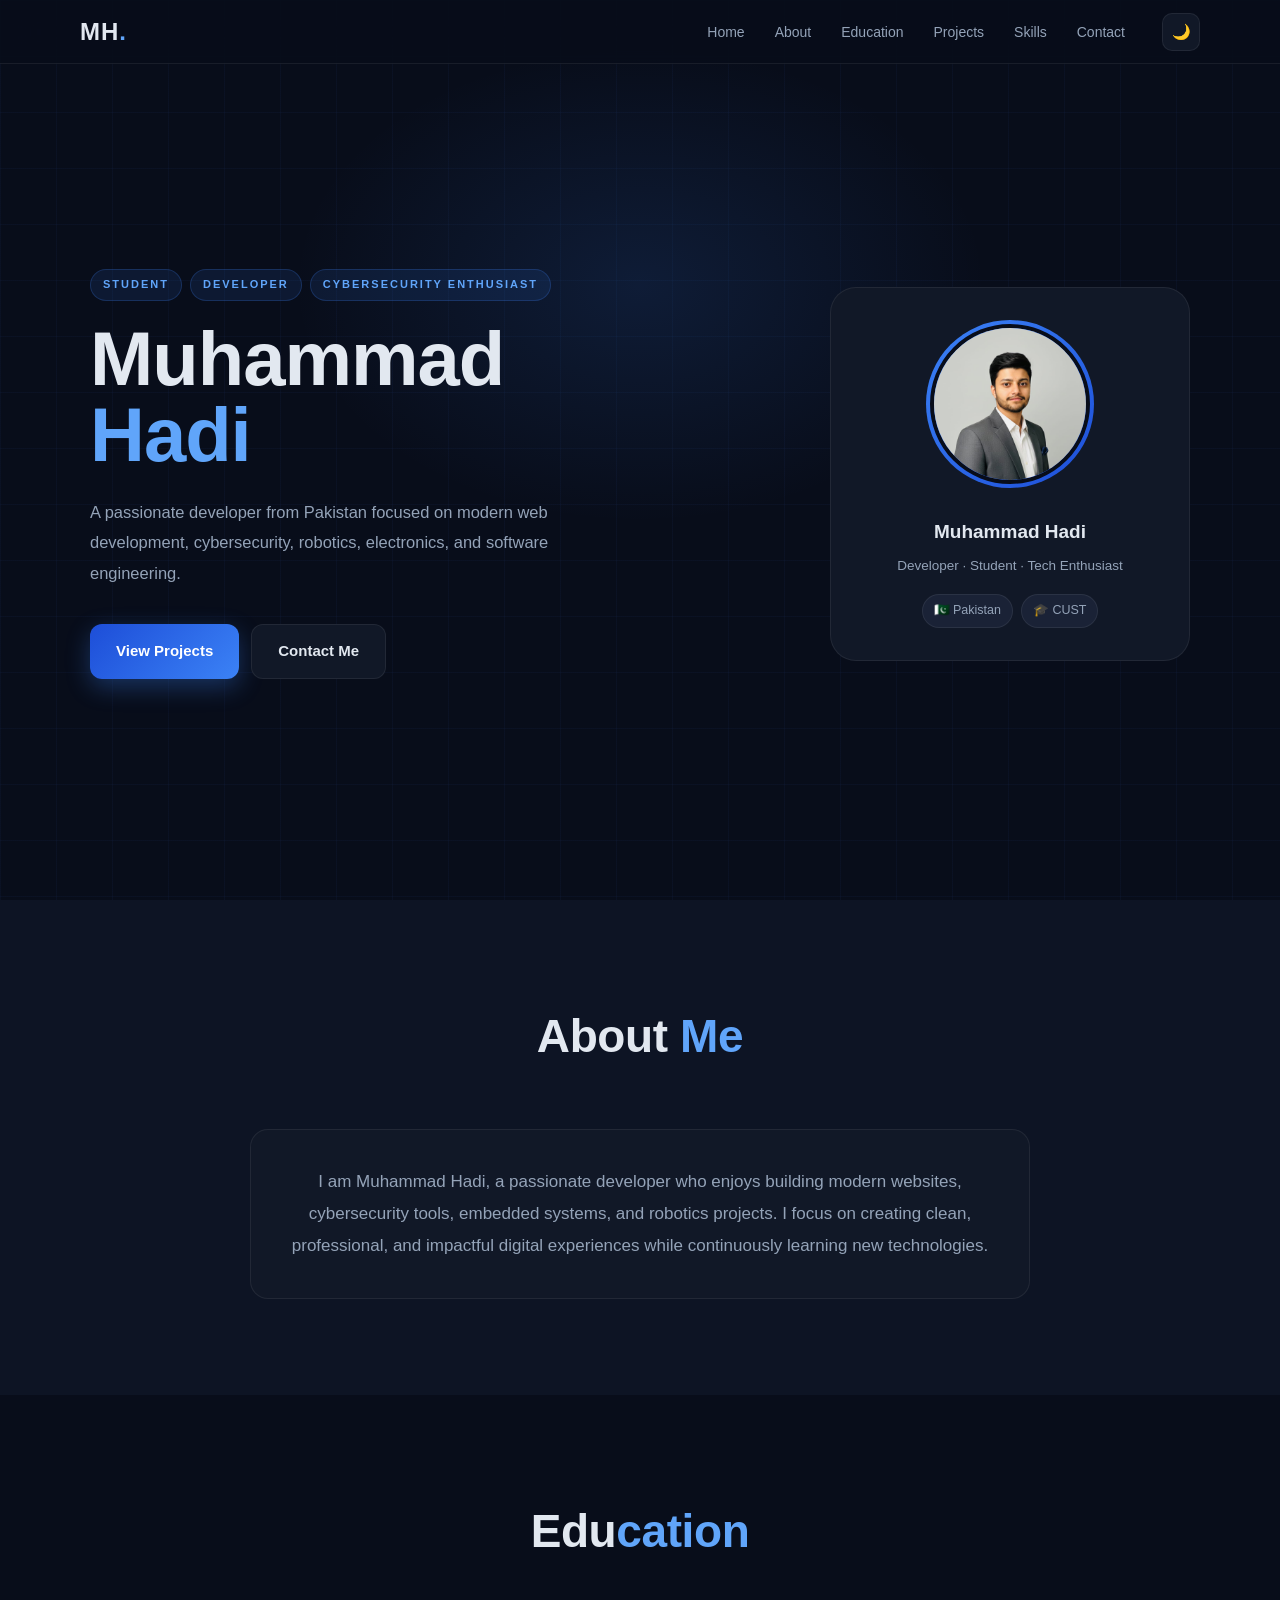
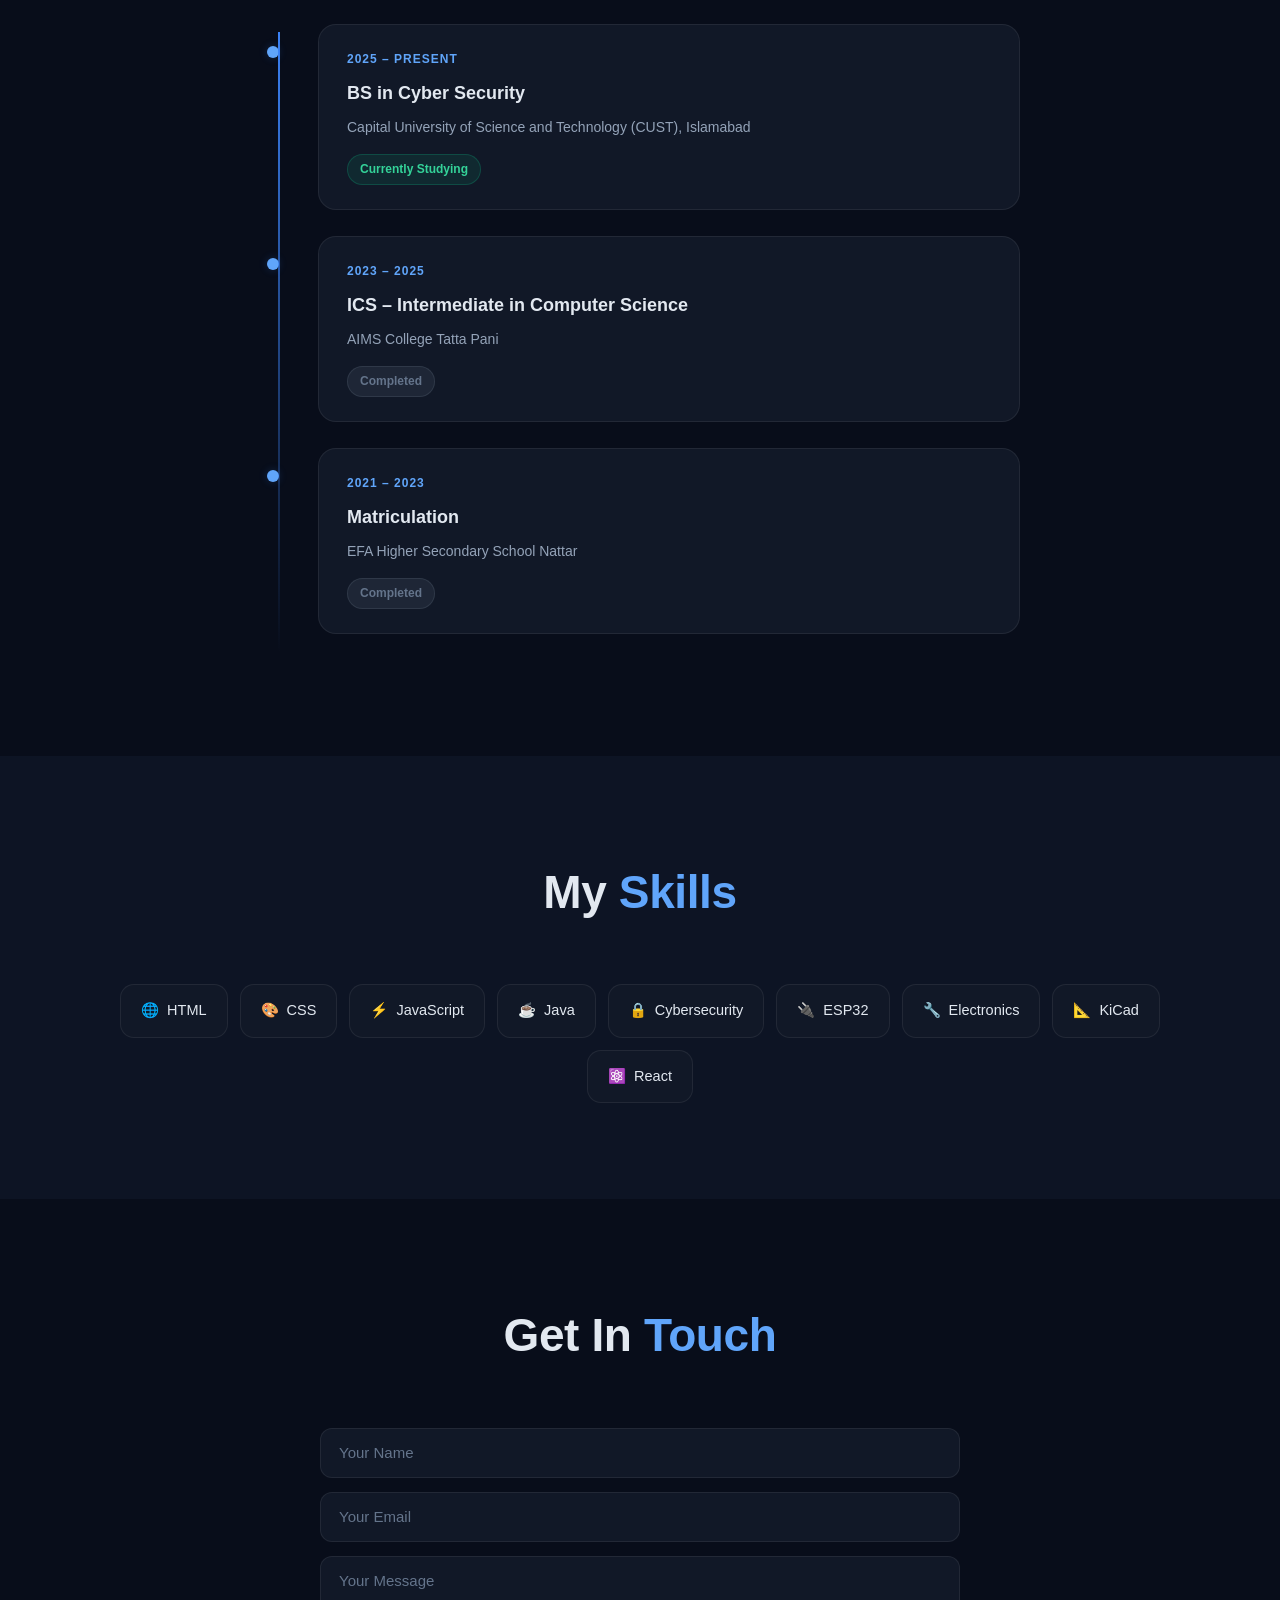
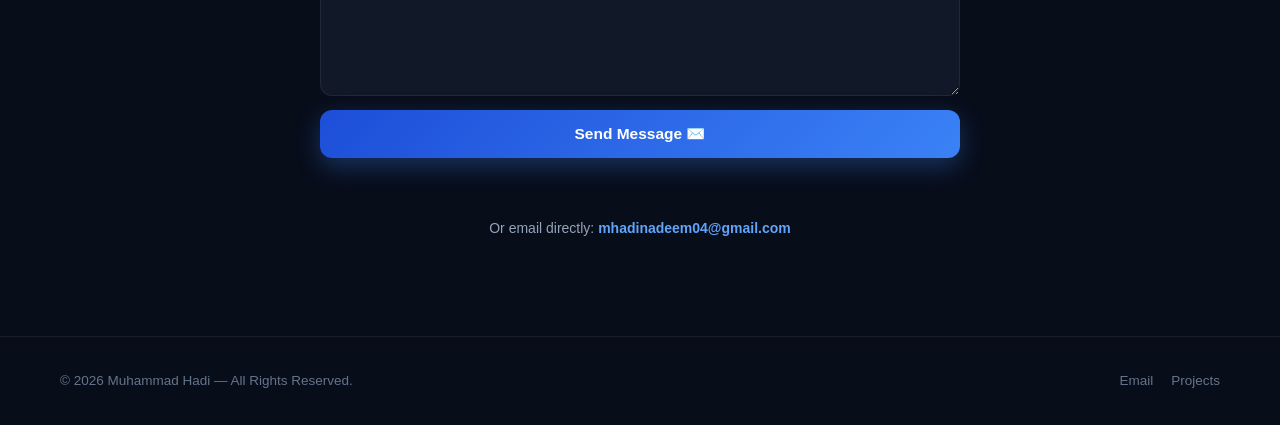
<file: index.html>
<!DOCTYPE html>
<html lang="en">
<head>
  <meta charset="UTF-8" />
  <meta name="viewport" content="width=device-width, initial-scale=1.0" />
  <title>Muhammad Hadi | Developer & Cybersecurity Enthusiast</title>
  <meta name="description" content="Muhammad Hadi is a developer, student, and tech enthusiast from Pakistan specialising in cybersecurity, software development, robotics, and electronics." />
  <link rel="icon" type="image/x-icon" href="assests/icon.ico" />
  <link rel="preconnect" href="https://fonts.googleapis.com">
  <link rel="preconnect" href="https://fonts.gstatic.com" crossorigin>

  <link rel="stylesheet" href="style.css">
</head>
<body>


  <nav class="navbar" id="navbar">
    <div class="nav-container">
      <div class="logo">MH<span class="logo-dot">.</span></div>

      <ul class="nav-links" id="navLinks">
        <li><a href="index.html">Home</a></li>
        <li><a href="#about">About</a></li>
        <li><a href="#education">Education</a></li>
        <li><a href="projects.html">Projects</a></li>
        <li><a href="#skills">Skills</a></li>
        <li><a href="#contact">Contact</a></li>
      </ul>

      <button id="themeToggle" class="theme-toggle" aria-label="Toggle theme">🌙</button>
      <button class="hamburger" id="hamburger" aria-label="Open navigation menu" aria-expanded="false" aria-controls="navLinks">
        <span></span><span></span><span></span>
      </button>
    </div>
  </nav>


  <section class="hero">
    <div class="hero-bg-grid"></div>
    <div class="hero-content">

      <div class="hero-text">
        <div class="subtitle">
          <span>Student</span>
          <span>Developer</span>
          <span>Cybersecurity Enthusiast</span>
        </div>
        <h1>Muhammad<br><span class="accent">Hadi</span></h1>
        <p>A passionate developer from Pakistan focused on modern web development, cybersecurity, robotics, electronics, and software engineering.</p>
        <div class="buttons">
          <a href="projects.html" class="btn primary">View Projects</a>
          <a href="#contact" class="btn secondary">Contact Me</a>
        </div>
      </div>

      <div class="profile-card">
        <div class="profile-img-wrap">
          <img src="assests/profile.jpg" alt="Muhammad Hadi">
        </div>
        <h2>Muhammad Hadi</h2>
        <p class="profile-tagline">Developer · Student · Tech Enthusiast</p>
        <div class="profile-badges">
          <span>🇵🇰 Pakistan</span>
          <span>🎓 CUST</span>
        </div>
      </div>

    </div>
  </section>


  <section id="about" class="about">
    <div class="container">
      <h2 class="section-title">About <span class="accent">Me</span></h2>
      <div class="about-box">
        <p>I am Muhammad Hadi, a passionate developer who enjoys building modern websites, cybersecurity tools, embedded systems, and robotics projects. I focus on creating clean, professional, and impactful digital experiences while continuously learning new technologies.</p>
      </div>
    </div>
  </section>


  <section id="education" class="section-alt">
    <div class="container">
      <h2 class="section-title">Edu<span class="accent">cation</span></h2>
      <div class="timeline">

        <div class="timeline-item">
          <div class="timeline-dot"></div>
          <div class="card">
            <div class="card-year">2025 – Present</div>
            <p class="card-degree">BS in Cyber Security</p>
            <p class="card-info">Capital University of Science and Technology (CUST), Islamabad</p>
            <span class="badge badge-active">Currently Studying</span>
          </div>
        </div>

        <div class="timeline-item">
          <div class="timeline-dot"></div>
          <div class="card">
            <div class="card-year">2023 – 2025</div>
            <p class="card-degree">ICS – Intermediate in Computer Science</p>
            <p class="card-info">AIMS College Tatta Pani</p>
            <span class="badge badge-done">Completed</span>
          </div>
        </div>

        <div class="timeline-item">
          <div class="timeline-dot"></div>
          <div class="card">
            <div class="card-year">2021 – 2023</div>
            <p class="card-degree">Matriculation</p>
            <p class="card-info">EFA Higher Secondary School Nattar</p>
            <span class="badge badge-done">Completed</span>
          </div>
        </div>

      </div>
    </div>
  </section>


  <section id="skills" class="about">
    <div class="container">
      <h2 class="section-title">My <span class="accent">Skills</span></h2>
      <div class="skills-grid">
        <div class="skill"><span>🌐</span> HTML</div>
        <div class="skill"><span>🎨</span> CSS</div>
        <div class="skill"><span>⚡</span> JavaScript</div>
        <div class="skill"><span>☕</span> Java</div>
        <div class="skill"><span>🔒</span> Cybersecurity</div>
        <div class="skill"><span>🔌</span> ESP32</div>
        <div class="skill"><span>🔧</span> Electronics</div>
        <div class="skill"><span>📐</span> KiCad</div>
        <div class="skill"><span>⚛️</span> React</div>
      </div>
    </div>
  </section>


  <section id="contact" class="section-alt">
    <div class="container">
      <h2 class="section-title">Get In <span class="accent">Touch</span></h2>

     
      <form class="contact-form" id="contactForm"
            action="https://api.web3forms.com/submit"
            method="POST">

        <input type="hidden" name="access_key" value="e74b7075-1fa4-41b1-97ef-8f4cf16b2e5a">
        <input type="hidden" name="subject"    value="New Portfolio Message">
        <input type="hidden" name="redirect"   value="false">
        <input type="checkbox" name="botcheck" style="display:none">

        <input type="text"  name="name"    id="name"    placeholder="Your Name"    required autocomplete="name">
        <input type="email" name="email"   id="email"   placeholder="Your Email"   required autocomplete="email">
        <textarea           name="message" id="message" placeholder="Your Message" required></textarea>

        <button type="submit" class="btn primary" id="submitBtn">Send Message ✉️</button>
      </form>

      <div id="status" role="status" aria-live="polite"></div>

      <p class="contact-direct">
        Or email directly: <a href="mailto:mhadinadeem04@gmail.com">mhadinadeem04@gmail.com</a>
      </p>
    </div>
  </section>

  <footer>
    <div class="footer-inner">
      <span>© 2026 Muhammad Hadi — All Rights Reserved.</span>
      <div class="footer-links">
        <a href="mailto:mhadinadee04@gmail.com">Email</a>
        <a href="projects.html">Projects</a>
      </div>
    </div>
  </footer>

  <script>
  
    const themeBtn  = document.getElementById('themeToggle');
    const applyTheme = () => {
      const light = localStorage.getItem('theme') === 'light';
      document.body.classList.toggle('light-mode', light);
      themeBtn.textContent = light ? '☀️' : '🌙';
    };
    applyTheme();
    themeBtn.addEventListener('click', () => {
      localStorage.setItem('theme', document.body.classList.contains('light-mode') ? 'dark' : 'light');
      applyTheme();
    });

 
    const ham      = document.getElementById('hamburger');
    const navLinks = document.getElementById('navLinks');
    ham.addEventListener('click', () => {
      const open = navLinks.classList.toggle('open');
      ham.classList.toggle('active', open);
      ham.setAttribute('aria-expanded', open);
    });
    navLinks.querySelectorAll('a').forEach(a => a.addEventListener('click', () => {
      navLinks.classList.remove('open');
      ham.classList.remove('active');
      ham.setAttribute('aria-expanded', 'false');
    }));


    window.addEventListener('scroll', () => {
      document.getElementById('navbar').classList.toggle('scrolled', scrollY > 40);
    }, { passive: true });


    const form     = document.getElementById('contactForm');
    const statusEl = document.getElementById('status');
    const submitBtn= document.getElementById('submitBtn');

    form.addEventListener('submit', async (e) => {
      e.preventDefault();
      submitBtn.disabled   = true;
      submitBtn.textContent = 'Sending…';
      statusEl.className   = '';
      statusEl.textContent = '';

      try {
        const res  = await fetch('https://api.web3forms.com/submit', {
          method: 'POST',
          body:   new FormData(form)
        });
        const data = await res.json();

        if (data.success) {
          statusEl.textContent = '✅ Message sent! I\'ll get back to you soon.';
          statusEl.className   = 'status-ok';
          form.reset();
        } else {
          throw new Error(data.message || 'Unknown error');
        }
      } catch (err) {
        statusEl.textContent = '❌ Sending failed. Please email mhadinadeem04@gmail.com directly.';
        statusEl.className   = 'status-error';
        console.error(err);
      } finally {
        submitBtn.disabled   = false;
        submitBtn.textContent = 'Send Message ✉️';
      }
    });

    const observer = new IntersectionObserver(entries =>
      entries.forEach(e => { if (e.isIntersecting) e.target.classList.add('visible'); }),
      { threshold: 0.1 }
    );
    document.querySelectorAll('.card, .skill, .about-box').forEach(el => observer.observe(el));
  </script>

</body>
</html>
</file>
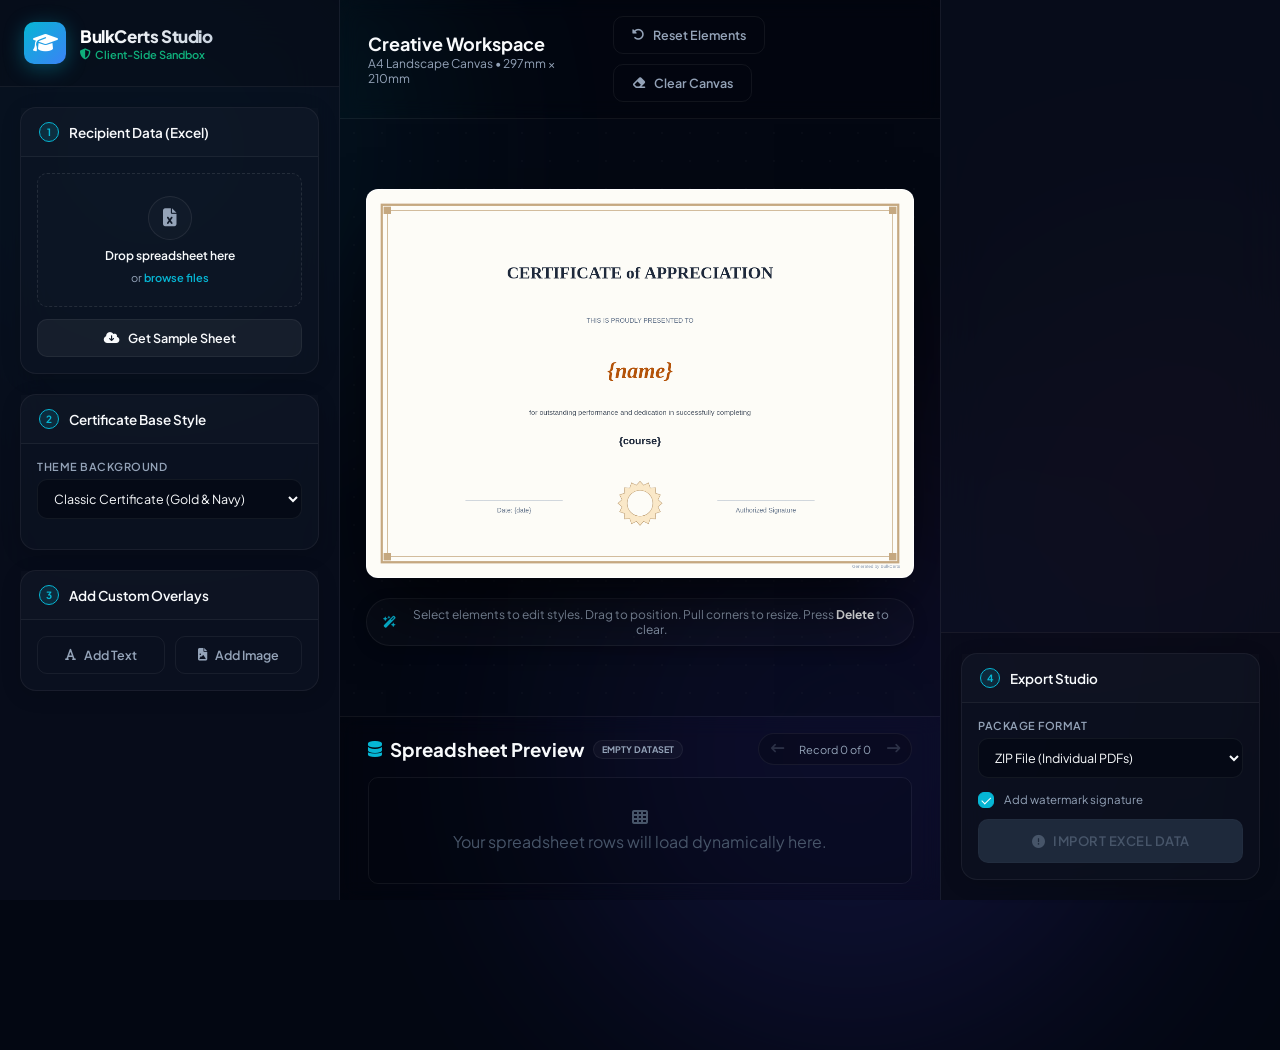
<file: projects/bulkcerts/index.html>
<!DOCTYPE html>
<html lang="en">
<head>
    <meta charset="UTF-8">
    <meta name="viewport" content="width=device-width, initial-scale=1.0">
    <title>BulkCerts Studio — Secure Certificate Designer & Generator</title>
    <!-- Google Fonts -->
    <link rel="preconnect" href="https://fonts.googleapis.com">
    <link rel="preconnect" href="https://fonts.gstatic.com" crossorigin>
    <link href="https://fonts.googleapis.com/css2?family=Plus+Jakarta+Sans:wght@300;400;500;600;700;800&family=Playfair+Display:ital,wght@0,600;0,700;1,600&display=swap" rel="stylesheet">
    <!-- FontAwesome for icons -->
    <link rel="stylesheet" href="https://cdnjs.cloudflare.com/ajax/libs/font-awesome/6.4.0/css/all.min.css">
    <!-- Custom CSS -->
    <link rel="stylesheet" href="index.css">
</head>
<body>
    <div id="boot-error" class="boot-error hidden" role="alert"></div>
    <!-- Glow Background Blobs -->
    <div class="ambient-glow glow-1"></div>
    <div class="ambient-glow glow-2"></div>
    <div class="ambient-glow glow-3"></div>

    <div class="app-studio">
        <!-- COLUMN 1: LEFT TOOLBAR PANEL -->
        <aside class="panel panel-left">
            <div class="brand">
                <div class="brand-logo">
                    <i class="fa-solid fa-graduation-cap"></i>
                </div>
                <div>
                    <h1>BulkCerts Studio</h1>
                    <p class="brand-tagline"><i class="fa-solid fa-shield-halved"></i> Client-Side Sandbox</p>
                </div>
            </div>

            <div class="panel-scroll">
                <!-- STEP 1: EXCEL DATA SOURCE -->
                <section class="studio-card">
                    <div class="studio-card-header">
                        <span class="step-badge">1</span>
                        <h3>Recipient Data (Excel)</h3>
                    </div>
                    <div class="studio-card-body">
                        <div class="upload-zone" id="excel-dropzone">
                            <div class="pulsing-circle">
                                <i class="fa-solid fa-file-excel"></i>
                            </div>
                            <p class="upload-title">Drop spreadsheet here</p>
                            <p class="upload-desc">or <span>browse files</span></p>
                            <input type="file" id="excel-file-input" accept=".xlsx" style="display: none;">
                        </div>
                        
                        <div id="excel-status" class="excel-status-banner hidden">
                            <div class="excel-status-meta">
                                <span class="file-name"><i class="fa-solid fa-file-csv"></i> <span id="excel-file-name">file.xlsx</span></span>
                                <span class="row-count"><b id="excel-row-count">0</b> records loaded</span>
                            </div>
                            <button id="remove-excel-btn" class="icon-btn-danger" title="Remove File"><i class="fa-solid fa-trash-can"></i></button>
                        </div>
                        
                        <button id="download-template-btn" class="btn btn-secondary w-full">
                            <i class="fa-solid fa-cloud-arrow-down"></i> Get Sample Sheet
                        </button>
                        
                        <div id="dynamic-fields-section" class="dynamic-fields hidden">
                            <p class="panel-section-title">Drag columns to canvas:</p>
                            <div class="field-tags-container" id="excel-fields-list">
                                <!-- Dynamic tags go here -->
                            </div>
                        </div>
                    </div>
                </section>

                <!-- STEP 2: CERTIFICATE STYLE -->
                <section class="studio-card">
                    <div class="studio-card-header">
                        <span class="step-badge">2</span>
                        <h3>Certificate Base Style</h3>
                    </div>
                    <div class="studio-card-body">
                        <div class="form-group">
                            <label for="template-select" class="form-label">Theme Background</label>
                            <select id="template-select" class="form-select">
                                <option value="classic">Classic Certificate (Gold & Navy)</option>
                                <option value="modern">Modern Achievement (Teal & Slate)</option>
                                <option value="formal">Formal Diploma (Emerald & Gold)</option>
                                <option value="custom">Custom Background Image</option>
                            </select>
                        </div>

                        <div id="custom-bg-container" class="custom-bg-uploader hidden">
                            <label class="form-label mt-3">Upload Background (PNG/JPG)</label>
                            <div class="upload-zone compact" id="bg-dropzone">
                                <i class="fa-solid fa-image"></i>
                                <p class="upload-desc">Upload background image</p>
                                <input type="file" id="bg-file-input" accept="image/png, image/jpeg" style="display: none;">
                            </div>
                        </div>
                    </div>
                </section>

                <!-- STEP 3: ELEMENTS ADDER -->
                <section class="studio-card">
                    <div class="studio-card-header">
                        <span class="step-badge">3</span>
                        <h3>Add Custom Overlays</h3>
                    </div>
                    <div class="studio-card-body element-buttons">
                        <button id="add-text-btn" class="btn btn-outline">
                            <i class="fa-solid fa-font"></i> Add Text
                        </button>
                        <div class="upload-zone-btn">
                            <button id="add-image-trigger" class="btn btn-outline w-full">
                                <i class="fa-solid fa-file-image"></i> Add Image
                            </button>
                            <input type="file" id="image-file-input" accept="image/png, image/jpeg" style="display: none;" multiple>
                        </div>
                    </div>
                </section>
            </div>
        </aside>

        <!-- COLUMN 2: CENTER CANVAS WORKSPACE -->
        <main class="studio-workspace">
            <header class="workspace-header">
                <div class="header-left">
                    <h2>Creative Workspace</h2>
                    <p class="subtitle">A4 Landscape Canvas • 297mm × 210mm</p>
                </div>
                <div class="header-actions">
                    <button id="reset-layout-btn" class="btn btn-outline" title="Restore default positions for placeholders">
                        <i class="fa-solid fa-rotate-left"></i> Reset Elements
                    </button>
                    <button id="clear-custom-btn" class="btn btn-outline btn-outline-danger" title="Clear all custom text and image overlays">
                        <i class="fa-solid fa-eraser"></i> Clear Canvas
                    </button>
                </div>
            </header>

            <div class="canvas-viewport-container">
                <div class="canvas-container">
                    <!-- The Interactive Designer Canvas -->
                    <canvas id="preview-canvas" width="1188" height="840"></canvas>
                </div>
                
                <div class="workspace-tip">
                    <i class="fa-solid fa-wand-magic-sparkles"></i>
                    <span>Select elements to edit styles. Drag to position. Pull corners to resize. Press <b>Delete</b> to clear.</span>
                </div>
            </div>

            <!-- Recipient Data Grid Preview -->
            <section class="data-grid-section">
                <div class="data-grid-header">
                    <div class="data-grid-title">
                        <i class="fa-solid fa-database"></i>
                        <h3>Spreadsheet Preview</h3>
                        <span class="badge" id="data-loaded-badge">Empty Dataset</span>
                    </div>
                    <div class="row-pager" id="row-pager-controls">
                        <button id="prev-row-btn" class="pager-btn" disabled><i class="fa-solid fa-arrow-left-long"></i></button>
                        <span class="pager-text">Record <span id="current-preview-row-num">0</span> of <span id="total-preview-rows-num">0</span></span>
                        <button id="next-row-btn" class="pager-btn" disabled><i class="fa-solid fa-arrow-right-long"></i></button>
                    </div>
                </div>
                <div class="table-outer-wrapper">
                    <div class="table-container" id="preview-table-container">
                        <div class="table-empty-state">
                            <i class="fa-solid fa-table-cells"></i>
                            <p>Your spreadsheet rows will load dynamically here.</p>
                        </div>
                    </div>
                </div>
            </section>
        </main>

        <!-- COLUMN 3: RIGHT PROPERTIES & EXPORT PANEL -->
        <aside class="panel panel-right">
            <div class="panel-scroll flex-grow">
                <!-- STEP 4: ELEMENT PROPERTIES INSPECTOR -->
                <section id="inspector-card" class="inspector-card hidden">
                    <div class="inspector-header">
                        <i class="fa-solid fa-sliders"></i>
                        <h3>Properties Inspector</h3>
                    </div>
                    <div class="inspector-body">
                        <!-- Text Elements Inspector Panel -->
                        <div id="text-inspector" class="inspector-panel hidden">
                            <div class="form-group">
                                <label for="text-val-input" class="form-label">Label Text</label>
                                <textarea id="text-val-input" class="form-input" rows="2"></textarea>
                            </div>
                            
                            <div class="form-row">
                                <div class="form-group col-6">
                                    <label for="font-family-select" class="form-label">Font Family</label>
                                    <select id="font-family-select" class="form-select">
                                        <option value="times">Times Serif</option>
                                        <option value="helvetica">Helvetica Sans</option>
                                        <option value="courier">Courier Mono</option>
                                    </select>
                                </div>
                                <div class="form-group col-6">
                                    <label for="font-size-input" class="form-label">Size (pt)</label>
                                    <input type="number" id="font-size-input" class="form-input" min="6" max="120" value="12">
                                </div>
                            </div>

                            <div class="form-row">
                                <div class="form-group col-6">
                                    <label class="form-label">Styling</label>
                                    <div class="btn-group-toggle">
                                        <button id="toggle-bold" class="btn-toggle-icon" title="Bold"><i class="fa-solid fa-bold"></i></button>
                                        <button id="toggle-italic" class="btn-toggle-icon" title="Italic"><i class="fa-solid fa-italic"></i></button>
                                    </div>
                                </div>
                                <div class="form-group col-6">
                                    <label class="form-label">Align</label>
                                    <div class="btn-group-toggle" id="alignment-group">
                                        <button data-align="left" class="btn-toggle-icon" title="Left"><i class="fa-solid fa-align-left"></i></button>
                                        <button data-align="center" class="btn-toggle-icon" title="Center"><i class="fa-solid fa-align-center"></i></button>
                                        <button data-align="right" class="btn-toggle-icon" title="Right"><i class="fa-solid fa-align-right"></i></button>
                                    </div>
                                </div>
                            </div>

                            <div class="form-group">
                                <label for="text-color-input" class="form-label">Color Swatch</label>
                                <div class="color-picker-wrapper">
                                    <input type="color" id="text-color-input" class="color-picker">
                                    <input type="text" id="text-color-hex" class="form-input hex-input" value="#000000" maxlength="7">
                                </div>
                            </div>
                        </div>

                        <!-- Image Elements Inspector Panel -->
                        <div id="image-inspector" class="inspector-panel hidden">
                            <div class="form-group">
                                <label for="image-scale-slider" class="form-label">Image Scale</label>
                                <div class="slider-wrapper">
                                    <input type="range" id="image-scale-slider" min="10" max="250" value="50" step="1">
                                    <span id="image-scale-val" class="slider-value">50 mm</span>
                                </div>
                            </div>
                        </div>

                        <!-- Delete Button -->
                        <button id="delete-element-btn" class="btn btn-danger w-full mt-3">
                            <i class="fa-solid fa-trash-can"></i> Delete Selection
                        </button>
                    </div>
                </section>
            </div>

            <!-- EXPORT GENERATOR PANEL -->
            <div class="panel-bottom-card">
                <div class="studio-card">
                    <div class="studio-card-header">
                        <span class="step-badge">4</span>
                        <h3>Export Studio</h3>
                    </div>
                    <div class="studio-card-body">
                        <div class="form-group">
                            <label for="export-format-select" class="form-label">Package Format</label>
                            <select id="export-format-select" class="form-select">
                                <option value="zip">ZIP File (Individual PDFs)</option>
                                <option value="pdf">Single Combined PDF</option>
                            </select>
                        </div>

                        <div class="checkbox-group mb-3">
                            <label class="checkbox-container">
                                <input type="checkbox" id="watermark-checkbox" checked>
                                <span class="checkmark"></span>
                                Add watermark signature
                            </label>
                        </div>

                        <button id="generate-btn" class="btn btn-primary w-full btn-lg" disabled>
                            <i class="fa-solid fa-circle-exclamation"></i> Import Excel data
                        </button>

                        <div id="progress-container" class="progress-section hidden">
                            <div class="progress-info">
                                <span id="progress-status">Rendering documents...</span>
                                <span id="progress-percentage">0%</span>
                            </div>
                            <div class="progress-bar-bg">
                                <div id="progress-bar-fill" class="progress-bar-fill" style="width: 0%;"></div>
                            </div>
                            <p id="progress-counter" class="progress-counter">0 / 0 rendered</p>
                        </div>
                    </div>
                </div>
            </div>
        </aside>
    </div>

    <!-- Application Script Files (local vendor libs — works offline and without CDN) -->
    <script src="vendor/xlsx.full.min.js"></script>
    <script src="vendor/jspdf.umd.min.js"></script>
    <script src="vendor/jszip.min.js"></script>
    <script src="templates.js"></script>
    <script src="generator.js"></script>
    <script src="app.js"></script>
</body>
</html>
</file>
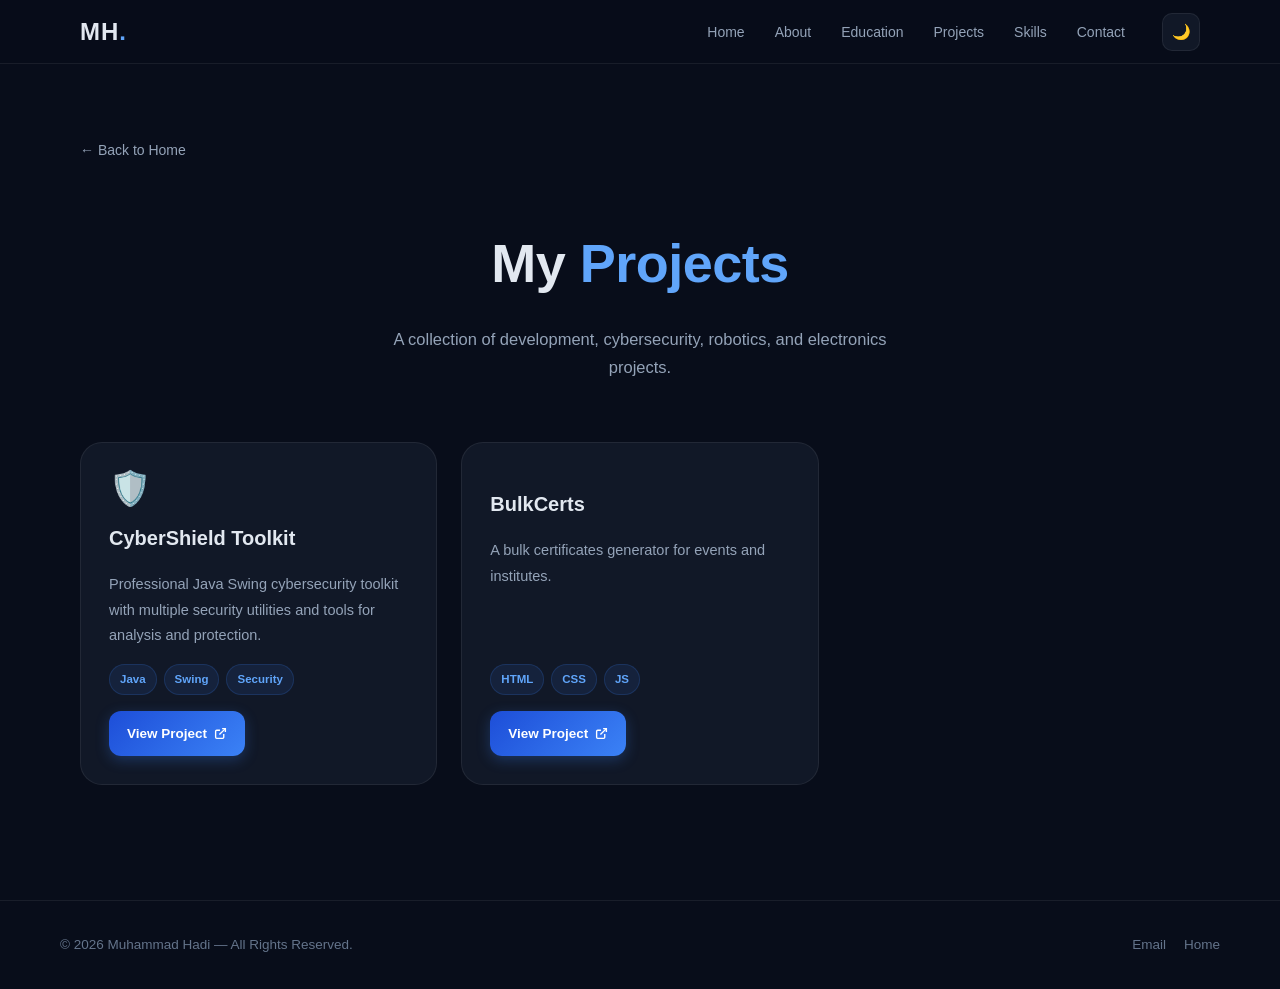
<file: projects.html>
<!DOCTYPE html>
<html lang="en">
<head>
  <meta charset="UTF-8">
  <meta name="viewport" content="width=device-width, initial-scale=1.0">
  <title>Muhammad Hadi | Projects</title>
  <meta name="description" content="Projects by Muhammad Hadi — cybersecurity, robotics, electronics, and web development.">
  <link rel="icon" type="image/x-icon" href="assests/icon.ico">
  <link rel="preconnect" href="https://fonts.googleapis.com">
  <link rel="preconnect" href="https://fonts.gstatic.com" crossorigin>
  
  <link rel="stylesheet" href="style.css">
  <style>
    /* ── Projects page extras ── */
    .projects-page {
      padding: calc(var(--nav-h) + 64px) 20px 88px;
      min-height: 100svh;
      background: var(--bg);
    }
    .back-link {
      display: inline-flex; align-items: center; gap: 7px;
      color: var(--text-muted); text-decoration: none;
      font-size: 14px; font-weight: 500; margin-bottom: 44px;
      transition: color var(--ease);
      min-height: 44px; /* tap target */
      -webkit-tap-highlight-color: transparent;
    }
    .back-link:hover { color: var(--accent-2); }

    .page-header { text-align: center; margin-bottom: 60px; }
    .page-header h1 {
      font-family: var(--font-head);
      font-size: clamp(32px, 6vw, 54px);
      font-weight: 800; letter-spacing: -.5px; margin-bottom: 14px;
    }
    .page-header p { color: var(--text-muted); font-size: 16.5px; max-width: 560px; margin: 0 auto; }

    .projects-grid {
      display: grid;
      grid-template-columns: repeat(auto-fill, minmax(290px, 1fr));
      gap: 24px;
    }

    .project-card {
      background: var(--surface); border: 1px solid var(--border);
      border-radius: 22px; padding: 28px;
      display: flex; flex-direction: column; gap: 16px;
      transition: transform .32s ease, border-color .32s ease, box-shadow .32s ease, background var(--ease);
      opacity: 0; transform: translateY(18px);
    }
    body.light-mode .project-card { box-shadow: 0 2px 14px rgba(37,99,235,0.06); }
    .project-card.visible { opacity: 1; transform: none; }
    .project-card:hover {
      transform: translateY(-7px);
      border-color: var(--border-hover);
      box-shadow: 0 14px 36px var(--accent-glow);
    }

    .project-icon { font-size: 34px; line-height: 1; }
    .project-card h2 {
      font-family: var(--font-head); font-size: 20px; font-weight: 700;
      color: var(--text); margin: 0;
    }
    .project-card p  { color: var(--text-muted); font-size: 14.5px; line-height: 1.75; flex-grow: 1; }

    .project-tech { display: flex; flex-wrap: wrap; gap: 7px; }
    .project-tech span {
      font-size: 11.5px; font-weight: 600; padding: 4px 10px; border-radius: 20px;
      background: rgba(59,130,246,0.1); color: var(--accent-2);
      border: 1px solid rgba(59,130,246,0.18);
    }
    body.light-mode .project-tech span {
      background: rgba(37,99,235,0.09); border-color: rgba(37,99,235,0.2);
    }

    .project-btn {
      display: inline-flex; align-items: center; gap: 7px;
      text-decoration: none;
      background: linear-gradient(135deg, #1d4ed8, #3b82f6);
      color: #fff; padding: 11px 18px; border-radius: var(--radius-sm);
      font-weight: 600; font-size: 13.5px; font-family: var(--font-body);
      box-shadow: 0 4px 14px rgba(59,130,246,0.28); align-self: flex-start;
      transition: transform .22s ease, box-shadow .22s ease;
      /* mobile tap target */
      min-height: 44px;
      -webkit-tap-highlight-color: transparent;
    }
    body.light-mode .project-btn {
      background: linear-gradient(135deg, #1e40af, #2563eb);
      box-shadow: 0 4px 14px rgba(37,99,235,0.22);
    }
    .project-btn:hover { transform: translateY(-2px); box-shadow: 0 8px 22px rgba(59,130,246,0.42); }
    .project-btn svg   { width: 13px; height: 13px; flex-shrink: 0; }

    @media (max-width: 480px) {
      .projects-grid { grid-template-columns: 1fr; }
      .page-header h1 { font-size: 30px; }
    }
  </style>
</head>
<body>

  <nav class="navbar" id="navbar">
    <div class="nav-container">
      <div class="logo">MH<span class="logo-dot">.</span></div>

      <ul class="nav-links" id="navLinks">
        <li><a href="index.html">Home</a></li>
        <li><a href="#about">About</a></li>
        <li><a href="#education">Education</a></li>
        <li><a href="projects.html">Projects</a></li>
        <li><a href="#skills">Skills</a></li>
        <li><a href="#contact">Contact</a></li>
      </ul>

      <button id="themeToggle" class="theme-toggle" aria-label="Toggle theme">🌙</button>
      <button class="hamburger" id="hamburger" aria-label="Open navigation menu" aria-expanded="false" aria-controls="navLinks">
        <span></span><span></span><span></span>
      </button>
    </div>
  </nav>

  <section class="projects-page">
    <div class="container">

      <a href="index.html" class="back-link">← Back to Home</a>

      <div class="page-header">
        <h1>My <span class="accent">Projects</span></h1>
        <p>A collection of development, cybersecurity, robotics, and electronics projects.</p>
      </div>

      <div class="projects-grid">

        <div class="project-card">
          <div class="project-icon">🛡️</div>
          <h2>CyberShield Toolkit</h2>
          <p>Professional Java Swing cybersecurity toolkit with multiple security utilities and tools for analysis and protection.</p>
          <div class="project-tech">
            <span>Java</span><span>Swing</span><span>Security</span>
          </div>
          <a href="#" class="project-btn">
            View Project
            <svg viewBox="0 0 24 24" fill="none" stroke="currentColor" stroke-width="2.5">
              <path d="M18 13v6a2 2 0 01-2 2H5a2 2 0 01-2-2V8a2 2 0 012-2h6"/>
              <polyline points="15 3 21 3 21 9"/><line x1="10" y1="14" x2="21" y2="3"/>
            </svg>
          </a>
        </div>

        <div class="project-card">
          <div class="project-icon"></div>
          <h2>BulkCerts</h2>
          <p>A bulk certificates generator for events and institutes.</p>
          <div class="project-tech">
            <span>HTML</span><span>CSS</span><span>JS</span>
          </div>
          <a href="projects/bulkcerts/" class="project-btn">
            View Project
            <svg viewBox="0 0 24 24" fill="none" stroke="currentColor" stroke-width="2.5">
              <path d="M18 13v6a2 2 0 01-2 2H5a2 2 0 01-2-2V8a2 2 0 012-2h6"/>
              <polyline points="15 3 21 3 21 9"/><line x1="10" y1="14" x2="21" y2="3"/>
            </svg>
          </a>
        </div>

      </div>
    </div>
  </section>

  <footer>
    <div class="footer-inner">
      <span>© 2026 Muhammad Hadi — All Rights Reserved.</span>
      <div class="footer-links">
        <a href="mailto:mhadinadee04@gmail.com">Email</a>
        <a href="index.html">Home</a>
      </div>
    </div>
  </footer>

  <script>
    const themeBtn = document.getElementById('themeToggle');
    const applyTheme = () => {
      const light = localStorage.getItem('theme') === 'light';
      document.body.classList.toggle('light-mode', light);
      themeBtn.textContent = light ? '☀️' : '🌙';
    };
    applyTheme();
    themeBtn.addEventListener('click', () => {
      localStorage.setItem('theme', document.body.classList.contains('light-mode') ? 'dark' : 'light');
      applyTheme();
    });

    const ham      = document.getElementById('hamburger');
    const navLinks = document.getElementById('navLinks');
    ham.addEventListener('click', () => {
      const open = navLinks.classList.toggle('open');
      ham.classList.toggle('active', open);
      ham.setAttribute('aria-expanded', open);
    });

    window.addEventListener('scroll', () => {
      document.getElementById('navbar').classList.toggle('scrolled', scrollY > 40);
    }, { passive: true });

    const observer = new IntersectionObserver(entries =>
      entries.forEach(e => { if (e.isIntersecting) e.target.classList.add('visible'); }),
      { threshold: 0.1 }
    );
    document.querySelectorAll('.project-card').forEach(el => observer.observe(el));
  </script>

</body>
</html>
</file>
<file: style.css>
/* ═══════════════════════════════════════════════════
   MUHAMMAD HADI PORTFOLIO  —  style.css
   Full mobile-first rewrite + working email form
═══════════════════════════════════════════════════ */

/* ── Variables ─────────────────────────────────── */
:root {
  --bg:           #080d1a;
  --bg-alt:       #0d1424;
  --surface:      #111827;
  --surface-2:    #1a2236;
  --border:       rgba(255,255,255,0.07);
  --border-hover: rgba(96,165,250,0.45);
  --text:         #e2e8f0;
  --text-muted:   #94a3b8;
  --text-dim:     #64748b;
  --accent:       #3b82f6;
  --accent-2:     #60a5fa;
  --accent-glow:  rgba(59,130,246,0.22);
  --radius:       18px;
  --radius-sm:    12px;
  --ease:         0.28s ease;
  --font-head:    'Syne', sans-serif;
  --font-body:    'DM Sans', sans-serif;
  --nav-h:        64px;
}

/* ── Light mode ────────────────────────────────── */
body.light-mode {
  --bg:           #f0f4ff;
  --bg-alt:       #e4ecf8;
  --surface:      #ffffff;
  --surface-2:    #d8e6f5;
  --border:       rgba(37,99,235,0.14);
  --border-hover: rgba(37,99,235,0.42);
  --text:         #0f172a;
  --text-muted:   #334155;
  --text-dim:     #64748b;
  --accent:       #1d4ed8;
  --accent-2:     #2563eb;
  --accent-glow:  rgba(37,99,235,0.14);
}

/* ── Reset ─────────────────────────────────────── */
*, *::before, *::after { margin:0; padding:0; box-sizing:border-box; }
html { scroll-behavior:smooth; -webkit-text-size-adjust:100%; }
img  { display:block; max-width:100%; }

body {
  font-family: var(--font-body);
  background: var(--bg);
  color: var(--text);
  overflow-x: hidden;
  line-height: 1.75;
  -webkit-font-smoothing: antialiased;
  transition: background var(--ease), color var(--ease);
}

/* ── Utility ───────────────────────────────────── */
.container { max-width:1160px; margin:0 auto; padding:0 20px; }
.accent    { color:var(--accent-2); }

/* ══════════════════════════════════════════════════
   NAVBAR
══════════════════════════════════════════════════ */
.navbar {
  position: fixed;
  top:0; left:0; right:0;
  height: var(--nav-h);
  background: rgba(8,13,26,0.85);
  backdrop-filter: blur(20px);
  -webkit-backdrop-filter: blur(20px);
  border-bottom: 1px solid var(--border);
  z-index: 1000;
  transition: background var(--ease), box-shadow var(--ease);
}
body.light-mode .navbar { background: rgba(240,244,255,0.90); }
.navbar.scrolled { box-shadow: 0 4px 28px rgba(0,0,0,0.22); }
body.light-mode .navbar.scrolled { box-shadow: 0 4px 20px rgba(37,99,235,0.10); }

.nav-container {
  max-width: 1160px; margin:0 auto;
  height:100%; display:flex;
  align-items:center; justify-content:space-between;
  padding:0 20px; gap:12px;
}

.logo {
  font-family: var(--font-head);
  font-size:24px; font-weight:800;
  letter-spacing:1px; color:var(--text);
  flex-shrink:0; user-select:none;
}
.logo-dot { color:var(--accent-2); }

/* desktop nav links */
.nav-links {
  display:flex; gap:4px; list-style:none;
  margin-left:auto; margin-right:12px;
}
.nav-links a {
  color:var(--text-muted); text-decoration:none;
  font-size:14px; font-weight:500;
  padding:7px 13px; border-radius:8px;
  transition:color var(--ease), background var(--ease);
  white-space:nowrap;
}
.nav-links a:hover { color:var(--accent-2); background:rgba(96,165,250,0.08); }
body.light-mode .nav-links a:hover { background:rgba(37,99,235,0.08); }

/* theme toggle */
.theme-toggle {
  background:var(--surface); border:1px solid var(--border);
  color:var(--text); width:38px; height:38px;
  border-radius:10px; cursor:pointer; font-size:15px;
  display:flex; align-items:center; justify-content:center;
  transition:background var(--ease); flex-shrink:0;
}
.theme-toggle:hover { background:var(--surface-2); }

/* hamburger */
.hamburger {
  display:none;
  flex-direction:column; justify-content:center; gap:5px;
  width:38px; height:38px; background:none;
  border:1px solid var(--border); border-radius:8px;
  cursor:pointer; padding:9px; flex-shrink:0;
  /* tap target safety */
  -webkit-tap-highlight-color: transparent;
}
.hamburger span {
  display:block; height:2px; border-radius:2px;
  background:var(--text);
  transition:transform var(--ease), opacity var(--ease);
  transform-origin:center;
}
.hamburger.active span:nth-child(1) { transform:rotate(45deg) translate(5px,5px); }
.hamburger.active span:nth-child(2) { opacity:0; transform:scaleX(0); }
.hamburger.active span:nth-child(3) { transform:rotate(-45deg) translate(5px,-5px); }

/* ══════════════════════════════════════════════════
   HERO
══════════════════════════════════════════════════ */
.hero {
  min-height:100svh;
  display:flex; align-items:center; justify-content:center;
  padding: calc(var(--nav-h) + 48px) 20px 64px;
  position:relative; overflow:hidden;
}

.hero-bg-grid {
  position:absolute; inset:0; pointer-events:none;
  background-image:
    linear-gradient(rgba(59,130,246,0.045) 1px, transparent 1px),
    linear-gradient(90deg, rgba(59,130,246,0.045) 1px, transparent 1px);
  background-size:56px 56px;
}
body.light-mode .hero-bg-grid {
  background-image:
    linear-gradient(rgba(37,99,235,0.06) 1px, transparent 1px),
    linear-gradient(90deg, rgba(37,99,235,0.06) 1px, transparent 1px);
}

.hero::before {
  content:''; position:absolute; top:5%; left:50%; transform:translateX(-50%);
  width:min(700px,100%); height:480px;
  background:radial-gradient(ellipse, rgba(59,130,246,0.13) 0%, transparent 70%);
  pointer-events:none;
}
body.light-mode .hero::before {
  background:radial-gradient(ellipse, rgba(37,99,235,0.11) 0%, transparent 70%);
}

.hero-content {
  max-width:1100px; width:100%; position:relative;
  display:grid; grid-template-columns:1fr 360px; gap:56px; align-items:center;
}

.subtitle {
  display:flex; flex-wrap:wrap; gap:8px; margin-bottom:20px;
}
.subtitle span {
  font-size:11px; font-weight:600; text-transform:uppercase; letter-spacing:2px;
  color:var(--accent-2); background:rgba(59,130,246,0.11);
  border:1px solid rgba(59,130,246,0.22); padding:5px 12px; border-radius:20px;
}
body.light-mode .subtitle span {
  background:rgba(37,99,235,0.09); border-color:rgba(37,99,235,0.24);
}

.hero-text h1 {
  font-family:var(--font-head); font-size:clamp(42px,7vw,76px);
  font-weight:800; line-height:1.0; letter-spacing:-1px; margin-bottom:24px;
}
.hero-text p {
  color:var(--text-muted); font-size:16.5px; max-width:520px;
  margin-bottom:36px; line-height:1.85;
}
.buttons { display:flex; gap:12px; flex-wrap:wrap; }

/* buttons */
.btn {
  display:inline-block; padding:13px 26px; border-radius:var(--radius-sm);
  text-decoration:none; border:none; cursor:pointer;
  font-family:var(--font-body); font-weight:600; font-size:15px;
  transition:transform .22s ease, box-shadow .22s ease, background var(--ease);
  /* large tap target on mobile */
  min-height:48px; display:inline-flex; align-items:center; justify-content:center;
  -webkit-tap-highlight-color:transparent;
}
.primary {
  background:linear-gradient(135deg,#1d4ed8,#3b82f6); color:#fff;
  box-shadow:0 8px 24px rgba(59,130,246,0.32);
}
.primary:hover { transform:translateY(-3px); box-shadow:0 14px 32px rgba(59,130,246,0.42); }
body.light-mode .primary {
  background:linear-gradient(135deg,#1e40af,#2563eb);
  box-shadow:0 8px 22px rgba(37,99,235,0.28);
}
.secondary {
  background:var(--surface); color:var(--text); border:1px solid var(--border);
}
.secondary:hover { background:var(--surface-2); transform:translateY(-2px); }

/* profile card */
.profile-card {
  background:var(--surface); border:1px solid var(--border);
  border-radius:26px; padding:32px 24px; text-align:center;
  transition:border-color var(--ease), box-shadow var(--ease), background var(--ease);
}
body.light-mode .profile-card { box-shadow:0 4px 28px rgba(37,99,235,0.08); }
.profile-card:hover { border-color:var(--border-hover); box-shadow:0 0 32px var(--accent-glow); }

.profile-img-wrap {
  display:inline-block; border-radius:50%; padding:4px;
  background:linear-gradient(135deg,#3b82f6,#1d4ed8); margin-bottom:18px;
}
body.light-mode .profile-img-wrap { background:linear-gradient(135deg,#2563eb,#1e40af); }
.profile-card img {
  width:160px; height:160px; border-radius:50%; object-fit:cover;
  border:4px solid var(--bg);
}
.profile-card h2 {
  font-family:var(--font-head); font-size:19px; font-weight:700; margin-bottom:6px;
}
.profile-tagline { color:var(--text-muted); font-size:13.5px; margin-bottom:16px; }
.profile-badges { display:flex; justify-content:center; gap:8px; flex-wrap:wrap; }
.profile-badges span {
  font-size:12.5px; background:var(--surface-2); border:1px solid var(--border);
  color:var(--text-muted); padding:5px 11px; border-radius:20px;
}

/* ══════════════════════════════════════════════════
   SECTIONS
══════════════════════════════════════════════════ */
section { padding:96px 20px; }
.about       { background:var(--bg-alt); }
.section-alt { background:var(--bg); }

.section-title {
  font-family:var(--font-head); text-align:center;
  font-size:clamp(28px,5vw,46px); font-weight:800;
  margin-bottom:52px; letter-spacing:-.4px;
}

/* about box */
.about-box {
  max-width:780px; margin:0 auto; text-align:center;
  color:var(--text-muted); font-size:17px; line-height:1.9;
  background:var(--surface); border:1px solid var(--border);
  border-radius:var(--radius); padding:36px 40px;
  opacity:0; transform:translateY(18px);
  transition:opacity .55s ease, transform .55s ease, background var(--ease);
}
body.light-mode .about-box { box-shadow:0 4px 22px rgba(37,99,235,0.06); }
.about-box.visible { opacity:1; transform:none; }

/* timeline */
.timeline {
  max-width:760px; margin:0 auto;
  display:flex; flex-direction:column;
  position:relative;
}
.timeline::before {
  content:''; position:absolute; left:18px; top:8px; bottom:8px;
  width:2px; background:linear-gradient(to bottom,var(--accent),transparent);
}
.timeline-item {
  display:grid; grid-template-columns:40px 1fr;
  gap:18px; align-items:start; padding-bottom:26px;
}
.timeline-dot {
  width:12px; height:12px; background:var(--accent-2);
  border-radius:50%; margin-top:22px; margin-left:7px;
  box-shadow:0 0 8px var(--accent-glow); flex-shrink:0;
}
.card {
  background:var(--surface); border:1px solid var(--border);
  border-radius:var(--radius); padding:24px 28px;
  transition:transform .32s ease, border-color .32s ease, box-shadow .32s ease, background var(--ease);
  opacity:0; transform:translateY(18px);
}
body.light-mode .card { box-shadow:0 2px 14px rgba(37,99,235,0.06); }
.card.visible { opacity:1; transform:translateY(0); }
.card:hover   { transform:translateY(-5px); border-color:var(--border-hover); box-shadow:0 10px 28px var(--accent-glow); }
.card-year    { font-size:12px; font-weight:600; letter-spacing:1px; color:var(--accent-2); text-transform:uppercase; margin-bottom:8px; }
.card-degree  { font-family:var(--font-head); font-size:18px; font-weight:700; color:var(--text); margin-bottom:6px; }
.card-info    { color:var(--text-muted); font-size:14px; margin-bottom:14px; }

.badge { display:inline-block; font-size:12px; font-weight:600; padding:4px 12px; border-radius:20px; }
.badge-active { background:rgba(16,185,129,0.11); color:#34d399; border:1px solid rgba(16,185,129,0.24); }
body.light-mode .badge-active { background:rgba(5,150,105,0.09); color:#065f46; border-color:rgba(5,150,105,0.28); }
.badge-done   { background:rgba(148,163,184,0.1); color:var(--text-dim); border:1px solid rgba(148,163,184,0.14); }
body.light-mode .badge-done { background:rgba(100,116,139,0.09); color:#475569; border-color:rgba(100,116,139,0.18); }

/* skills */
.skills-grid { display:flex; flex-wrap:wrap; justify-content:center; gap:12px; }
.skill {
  display:flex; align-items:center; gap:8px;
  padding:13px 20px; background:var(--surface); border:1px solid var(--border);
  border-radius:14px; font-size:14.5px; font-weight:500; color:var(--text);
  cursor:default; user-select:none;
  transition:transform .28s ease, border-color .28s ease, box-shadow .28s ease, background var(--ease);
  opacity:0; transform:scale(.93);
  -webkit-tap-highlight-color:transparent;
}
body.light-mode .skill { box-shadow:0 2px 8px rgba(37,99,235,0.05); }
.skill.visible  { opacity:1; transform:scale(1); }
.skill:hover    { transform:scale(1.06) translateY(-2px); border-color:var(--border-hover); box-shadow:0 8px 18px var(--accent-glow); }

/* ══════════════════════════════════════════════════
   CONTACT
══════════════════════════════════════════════════ */
.contact-form {
  max-width:640px; margin:0 auto 16px;
  display:flex; flex-direction:column; gap:14px;
}
.contact-form input,
.contact-form textarea {
  width:100%; padding:15px 18px;
  border-radius:var(--radius-sm); border:1px solid var(--border);
  background:var(--surface); color:var(--text);
  font-family:var(--font-body); font-size:15px; outline:none;
  /* larger tap area */
  min-height:50px;
  transition:border-color var(--ease), box-shadow var(--ease), background var(--ease);
  -webkit-appearance:none;
}
.contact-form input::placeholder,
.contact-form textarea::placeholder { color:var(--text-dim); }
.contact-form input:focus,
.contact-form textarea:focus {
  border-color:var(--accent); box-shadow:0 0 0 3px var(--accent-glow);
}
.contact-form textarea { min-height:140px; resize:vertical; }

.contact-form button[type="submit"] {
  width:100%; padding:15px; font-size:15.5px;
}

#status {
  text-align:center; margin-top:10px; font-size:15px; min-height:22px;
  transition:opacity .3s;
}
.status-ok    { color:#34d399; }
.status-error { color:#f87171; }
body.light-mode .status-ok    { color:#059669; }
body.light-mode .status-error { color:#dc2626; }

.contact-direct {
  text-align:center; margin-top:20px; color:var(--text-muted); font-size:14px;
}
.contact-direct a {
  color:var(--accent-2); text-decoration:none; font-weight:600;
}
.contact-direct a:hover { text-decoration:underline; }

/* ══════════════════════════════════════════════════
   FOOTER
══════════════════════════════════════════════════ */
footer { padding:32px 20px; border-top:1px solid var(--border); background:var(--bg); }
.footer-inner {
  max-width:1160px; margin:0 auto;
  display:flex; justify-content:space-between; align-items:center;
  flex-wrap:wrap; gap:10px; color:var(--text-dim); font-size:13.5px;
}
.footer-links { display:flex; gap:18px; }
.footer-links a { color:var(--text-dim); text-decoration:none; transition:color var(--ease); }
.footer-links a:hover { color:var(--accent-2); }

/* ══════════════════════════════════════════════════
   RESPONSIVE — TABLET  (≤900px)
══════════════════════════════════════════════════ */
@media (max-width:900px) {
  .hero-content {
    grid-template-columns:1fr; text-align:center;
    gap:40px;
  }
  .hero-text h1 { font-size:clamp(38px,8vw,58px); }
  .subtitle, .buttons { justify-content:center; }
  .hero-text p { margin:0 auto 32px; max-width:100%; }
  .profile-card { max-width:340px; margin:0 auto; }
}

/* ══════════════════════════════════════════════════
   RESPONSIVE — MOBILE  (≤768px)
══════════════════════════════════════════════════ */
@media (max-width:768px) {

  /* show hamburger, hide desktop nav */
  .hamburger { display:flex; }

  .nav-links {
    display:none; position:absolute;
    top:var(--nav-h); left:0; right:0;
    background:var(--bg); border-bottom:1px solid var(--border);
    flex-direction:column; gap:0; padding:8px 0;
    /* nice slide-down */
    transform-origin:top; animation:none;
  }
  body.light-mode .nav-links { background:var(--bg-alt); }

  .nav-links.open { display:flex; }

  .nav-links li a {
    display:block; padding:14px 22px;
    border-radius:0; font-size:15px;
    /* fat tap targets */
    min-height:48px; display:flex; align-items:center;
  }

  /* sections */
  section { padding:72px 16px; }
  .about-box { padding:24px 20px; font-size:16px; }

  /* timeline — single column, no line */
  .timeline::before { display:none; }
  .timeline-item    { grid-template-columns:1fr; gap:0; padding-bottom:20px; }
  .timeline-dot     { display:none; }
  .card             { padding:20px 22px; }

  /* skills — 2 per row on small screens */
  .skills-grid { gap:10px; }
  .skill { flex:1 1 calc(50% - 10px); justify-content:center; min-width:130px; }

  /* hero */
  .hero { padding-top:calc(var(--nav-h) + 32px); padding-bottom:48px; }
  .profile-card img { width:130px; height:130px; }
  .buttons { gap:10px; }
  .btn { padding:12px 22px; font-size:14.5px; }

  /* contact */
  .contact-form input,
  .contact-form textarea { font-size:16px; /* prevent iOS zoom */ }

  /* footer */
  .footer-inner { flex-direction:column; text-align:center; }
}

/* ══════════════════════════════════════════════════
   RESPONSIVE — SMALL MOBILE  (≤420px)
══════════════════════════════════════════════════ */
@media (max-width:420px) {
  .hero-text h1 { font-size:36px; }
  .section-title { font-size:28px; margin-bottom:36px; }
  .subtitle span { font-size:10px; letter-spacing:1.5px; }
  .skill { flex:1 1 100%; }
  .profile-card { padding:24px 16px; }
}
</file>
<file: projects/bulkcerts/index.css>
/* ==========================================================================
   BulkCerts Studio — Premium Obsidian Design System & Responsive Styling
   ========================================================================== */

:root {
    --bg-base: #030712;        /* Deep Obsidian */
    --bg-panel: rgba(10, 15, 30, 0.75);
    --bg-card: rgba(17, 24, 39, 0.45);
    --bg-input: rgba(3, 7, 18, 0.6);
    
    --border-color: rgba(255, 255, 255, 0.06);
    --border-focus: rgba(6, 182, 212, 0.6);
    
    --text-primary: #f8fafc;
    --text-secondary: #94a3b8;
    --text-muted: #475569;
    
    /* Neon Gradients */
    --primary: #06b6d4;        /* Electric Cyan */
    --secondary: #3b82f6;      /* Bright Blue */
    --accent: #10b981;         /* Emerald */
    --danger: #ef4444;         /* Neon Red */
    
    --gradient-primary: linear-gradient(135deg, #06b6d4 0%, #3b82f6 100%);
    --gradient-gold: linear-gradient(135deg, #f59e0b 0%, #d97706 100%);
    --gradient-emerald: linear-gradient(135deg, #10b981 0%, #059669 100%);
    --gradient-danger: linear-gradient(135deg, #f87171 0%, #dc2626 100%);
    
    --border-radius-lg: 16px;
    --border-radius-md: 10px;
    --border-radius-sm: 6px;
    
    --font-ui: 'Plus Jakarta Sans', system-ui, sans-serif;
}

/* ==========================================================================
   Core Layout & Ambient Glow Background
   ========================================================================== */

* {
    box-sizing: border-box;
    margin: 0;
    padding: 0;
}

body {
    font-family: var(--font-ui);
    background-color: var(--bg-base);
    color: var(--text-primary);
    overflow-x: hidden;
    overflow-y: auto;
    min-height: 100vh;
    width: 100vw;
    position: relative;
}

/* Ambient glow blobs */
.ambient-glow {
    position: absolute;
    border-radius: 50%;
    filter: blur(120px);
    z-index: 1;
    pointer-events: none;
    opacity: 0.15;
}

.glow-1 {
    width: min(500px, 80vw);
    height: min(500px, 80vw);
    background: #06b6d4;
    top: -100px;
    left: -100px;
    animation: drift 25s infinite alternate ease-in-out;
}

.glow-2 {
    width: min(600px, 90vw);
    height: min(600px, 90vw);
    background: #4f46e5;
    bottom: -150px;
    right: 10%;
    animation: drift 30s infinite alternate-reverse ease-in-out;
}

.glow-3 {
    width: min(400px, 70vw);
    height: min(400px, 70vw);
    background: #db2777;
    top: 30%;
    right: -100px;
    animation: drift 20s infinite alternate ease-in-out;
}

@keyframes drift {
    0% { transform: translate(0, 0) scale(1); }
    50% { transform: translate(60px, 40px) scale(1.1); }
    100% { transform: translate(-20px, -30px) scale(0.95); }
}

/* Base Studio Layout */
.app-studio {
    display: flex;
    flex-direction: row;
    position: relative;
    z-index: 2;
    min-height: 100vh;
    width: 100vw;
}

/* ==========================================================================
   Left and Right Sidebars
   ========================================================================== */

.panel {
    width: 340px;
    background-color: var(--bg-panel);
    backdrop-filter: blur(25px);
    -webkit-backdrop-filter: blur(25px);
    border-right: 1px solid var(--border-color);
    display: flex;
    flex-direction: column;
    flex-shrink: 0;
}

.panel-right {
    border-right: none;
    border-left: 1px solid var(--border-color);
}

.brand {
    padding: 22px 24px;
    display: flex;
    align-items: center;
    gap: 14px;
    border-bottom: 1px solid var(--border-color);
    background: rgba(0, 0, 0, 0.15);
}

.brand-logo {
    width: 42px;
    height: 42px;
    background: var(--gradient-primary);
    border-radius: var(--border-radius-md);
    display: flex;
    align-items: center;
    justify-content: center;
    font-size: 20px;
    color: white;
    box-shadow: 0 4px 20px rgba(6, 182, 212, 0.35);
}

.brand h1 {
    font-size: 17px;
    font-weight: 800;
    letter-spacing: -0.4px;
    background: linear-gradient(to right, #ffffff, #cbd5e1);
    -webkit-background-clip: text;
    -webkit-text-fill-color: transparent;
}

.brand-tagline {
    font-size: 11px;
    color: var(--accent);
    display: flex;
    align-items: center;
    gap: 4px;
    margin-top: 1px;
    font-weight: 600;
    opacity: 0.95;
}

.panel-scroll {
    flex: 1;
    overflow-y: auto;
    padding: 20px;
    display: flex;
    flex-direction: column;
    gap: 20px;
}

.panel-scroll::-webkit-scrollbar {
    width: 5px;
}
.panel-scroll::-webkit-scrollbar-track {
    background: transparent;
}
.panel-scroll::-webkit-scrollbar-thumb {
    background: rgba(255, 255, 255, 0.08);
    border-radius: 10px;
}
.panel-scroll::-webkit-scrollbar-thumb:hover {
    background: rgba(255, 255, 255, 0.15);
}

.flex-grow {
    flex-grow: 1;
}

.panel-bottom-card {
    padding: 20px;
    border-top: 1px solid var(--border-color);
    background: rgba(0, 0, 0, 0.2);
}

/* ==========================================================================
   Center Creative Workspace
   ========================================================================== */

.studio-workspace {
    flex: 1;
    display: flex;
    flex-direction: column;
    min-width: 0;
}

.workspace-header {
    padding: 16px 28px;
    border-bottom: 1px solid var(--border-color);
    display: flex;
    justify-content: space-between;
    align-items: center;
    gap: 16px;
    background: rgba(0, 0, 0, 0.15);
    backdrop-filter: blur(10px);
}

.workspace-header h2 {
    font-size: 18px;
    font-weight: 700;
}

.workspace-header .subtitle {
    font-size: 12px;
    color: var(--text-secondary);
    margin-top: 1px;
}

.header-actions {
    display: flex;
    gap: 10px;
    flex-wrap: wrap;
}

.canvas-viewport-container {
    flex: 1;
    display: flex;
    flex-direction: column;
    align-items: center;
    justify-content: center;
    padding: clamp(10px, 2vw, 30px);
    background-color: rgba(3, 7, 18, 0.45);
    background-image: radial-gradient(rgba(255, 255, 255, 0.02) 1.5px, transparent 1.5px);
    background-size: 28px 28px;
    overflow: hidden; 
    width: 100%;
}

.canvas-container {
    position: relative;
    border-radius: 12px;
    box-shadow: 0 35px 80px -20px rgba(0, 0, 0, 0.85);
    background: #ffffff;
    border: 1px solid rgba(255, 255, 255, 0.08);
    width: 100%;
    max-width: 820px;
    margin: 0 auto;
    transition: transform 0.3s ease;
}

.canvas-container:hover {
    transform: scale(1.002);
}

#preview-canvas {
    display: block;
    width: 100%;
    height: auto;
    aspect-ratio: 297/210;
    border-radius: 11px;
}

.workspace-tip {
    margin-top: 20px;
    display: inline-flex;
    align-items: center;
    gap: 8px;
    background: rgba(255, 255, 255, 0.02);
    border: 1px solid var(--border-color);
    padding: 8px 16px;
    border-radius: 30px;
    font-size: 12px;
    color: var(--text-secondary);
    box-shadow: 0 4px 15px rgba(0, 0, 0, 0.2);
    text-align: center;
}

.workspace-tip i {
    color: var(--primary);
    flex-shrink: 0;
}

.workspace-tip b {
    color: var(--text-primary);
}

/* ==========================================================================
   Studio Cards & Inputs
   ========================================================================== */

.studio-card {
    background: var(--bg-card);
    border: 1px solid var(--border-color);
    border-radius: var(--border-radius-lg);
    box-shadow: 0 4px 20px rgba(0, 0, 0, 0.15);
    transition: all 0.25s ease;
}

.studio-card-header {
    padding: 14px 18px;
    border-bottom: 1px solid var(--border-color);
    display: flex;
    align-items: center;
    gap: 10px;
    background: rgba(255, 255, 255, 0.01);
}

.step-badge {
    width: 20px;
    height: 20px;
    border-radius: 50%;
    background: rgba(6, 182, 212, 0.15);
    border: 1px solid var(--primary);
    color: var(--primary);
    display: flex;
    align-items: center;
    justify-content: center;
    font-size: 10px;
    font-weight: 700;
}

.studio-card-header h3 {
    font-size: 13.5px;
    font-weight: 600;
}

.studio-card-body {
    padding: 16px;
}

.w-full {
    width: 100%;
}

.mt-3 {
    margin-top: 12px;
}

.mb-3 {
    margin-bottom: 12px;
}

/* Buttons */
.btn {
    display: inline-flex;
    align-items: center;
    justify-content: center;
    gap: 8px;
    padding: 10px 18px;
    font-size: 12.5px;
    font-weight: 600;
    font-family: var(--font-ui);
    border-radius: var(--border-radius-md);
    border: none;
    cursor: pointer;
    transition: all 0.2s cubic-bezier(0.4, 0, 0.2, 1);
}

.btn-primary {
    background: var(--gradient-primary);
    color: white;
    box-shadow: 0 4px 15px rgba(6, 182, 212, 0.3);
}

.btn-primary:hover:not(:disabled) {
    transform: translateY(-1.5px);
    box-shadow: 0 6px 20px rgba(6, 182, 212, 0.5);
    filter: brightness(1.1);
}

.btn-primary:disabled {
    background: #1e293b;
    color: var(--text-muted);
    box-shadow: none;
    cursor: not-allowed;
    border: 1px solid rgba(255, 255, 255, 0.02);
}

.btn-secondary {
    background: rgba(255, 255, 255, 0.05);
    color: var(--text-primary);
    border: 1px solid var(--border-color);
}

.btn-secondary:hover {
    background: rgba(255, 255, 255, 0.1);
}

.btn-outline {
    background: transparent;
    border: 1px solid var(--border-color);
    color: var(--text-secondary);
}

.btn-outline:hover {
    border-color: var(--text-primary);
    color: var(--text-primary);
    background: rgba(255, 255, 255, 0.02);
}

.btn-outline-danger {
    color: var(--text-secondary);
    border: 1px solid var(--border-color);
}

.btn-outline-danger:hover {
    border-color: var(--danger);
    color: var(--danger);
    background: rgba(239, 68, 68, 0.04);
}

.btn-danger {
    background: rgba(239, 68, 68, 0.1);
    border: 1px solid rgba(239, 68, 68, 0.25);
    color: #f87171;
}

.btn-danger:hover {
    background: var(--danger);
    color: white;
}

.btn-lg {
    padding: 13px 22px;
    font-size: 13px;
    text-transform: uppercase;
    letter-spacing: 0.5px;
}

.icon-btn-danger {
    background: transparent;
    border: none;
    color: var(--text-secondary);
    cursor: pointer;
    padding: 6px;
    border-radius: var(--border-radius-sm);
    transition: all 0.2s;
}

.icon-btn-danger:hover {
    color: var(--danger);
    background: rgba(239, 68, 68, 0.1);
}

.element-buttons {
    display: grid;
    grid-template-columns: 1fr 1fr;
    gap: 10px;
}

/* Forms */
.form-group {
    margin-bottom: 14px;
}

.form-group:last-child {
    margin-bottom: 0;
}

.form-label {
    display: block;
    font-size: 11px;
    font-weight: 600;
    color: var(--text-secondary);
    margin-bottom: 6px;
    text-transform: uppercase;
    letter-spacing: 0.5px;
}

.form-select, .form-input {
    width: 100%;
    padding: 10px 12px;
    font-size: 12.5px;
    background-color: var(--bg-input);
    border: 1px solid var(--border-color);
    border-radius: var(--border-radius-md);
    color: var(--text-primary);
    outline: none;
    font-family: var(--font-ui);
    transition: all 0.2s ease;
}

.form-select:focus, .form-input:focus {
    border-color: var(--primary);
    box-shadow: 0 0 0 3px rgba(6, 182, 212, 0.15);
}

textarea.form-input {
    resize: none;
}

/* Upload zones */
.upload-zone {
    border: 1.5px dashed rgba(255, 255, 255, 0.1);
    border-radius: var(--border-radius-md);
    padding: 22px 14px;
    text-align: center;
    background: rgba(255, 255, 255, 0.01);
    cursor: pointer;
    display: flex;
    flex-direction: column;
    align-items: center;
    gap: 8px;
    margin-bottom: 12px;
}

.upload-zone:hover {
    border-color: var(--primary);
    background: rgba(6, 182, 212, 0.03);
}

.pulsing-circle {
    width: 44px;
    height: 44px;
    background: rgba(255, 255, 255, 0.02);
    border: 1px solid rgba(255, 255, 255, 0.08);
    border-radius: 50%;
    display: flex;
    align-items: center;
    justify-content: center;
    font-size: 18px;
    color: var(--text-secondary);
}

.upload-title {
    font-size: 12px;
    font-weight: 600;
}

.upload-desc {
    font-size: 11px;
    color: var(--text-secondary);
}

.upload-desc span {
    color: var(--primary);
    font-weight: 600;
}

.upload-zone.compact {
    padding: 12px;
    flex-direction: row;
    justify-content: center;
    gap: 8px;
}

.excel-status-banner {
    display: flex;
    justify-content: space-between;
    align-items: center;
    padding: 10px 14px;
    background: rgba(16, 185, 129, 0.07);
    border: 1px solid rgba(16, 185, 129, 0.2);
    border-radius: var(--border-radius-md);
    margin-bottom: 12px;
}

.excel-status-meta {
    display: flex;
    flex-direction: column;
}

.excel-status-banner .file-name {
    font-size: 11.5px;
    font-weight: 700;
    max-width: 170px;
    overflow: hidden;
    text-overflow: ellipsis;
    white-space: nowrap;
    display: flex;
    align-items: center;
    gap: 6px;
}

.excel-status-banner .file-name i {
    color: var(--accent);
}

.excel-status-banner .row-count {
    font-size: 10px;
    color: var(--text-secondary);
}

.dynamic-fields {
    margin-top: 14px;
    border-top: 1px solid var(--border-color);
    padding-top: 14px;
}

.panel-section-title {
    font-size: 11px;
    font-weight: 700;
    color: var(--text-muted);
    text-transform: uppercase;
    letter-spacing: 0.5px;
    margin-bottom: 8px;
}

.field-tags-container {
    display: flex;
    flex-wrap: wrap;
    gap: 6px;
}

.field-tag {
    background: rgba(6, 182, 212, 0.1);
    border: 1px solid rgba(6, 182, 212, 0.25);
    color: #a5f3fc;
    padding: 5px 8px;
    border-radius: var(--border-radius-sm);
    font-size: 11px;
    font-weight: 600;
    cursor: pointer;
    display: flex;
    align-items: center;
    gap: 6px;
}

/* Properties Inspector Panels */
.inspector-card {
    background: var(--bg-card);
    border: 1px solid rgba(6, 182, 212, 0.25);
    border-radius: var(--border-radius-lg);
    box-shadow: 0 4px 25px rgba(6, 182, 212, 0.05);
    overflow: hidden;
}

.inspector-header {
    padding: 14px 18px;
    border-bottom: 1px solid rgba(6, 182, 212, 0.2);
    display: flex;
    align-items: center;
    gap: 10px;
    background: rgba(6, 182, 212, 0.03);
}

.inspector-header i {
    color: var(--primary);
}

.inspector-header h3 {
    font-size: 13.5px;
    font-weight: 600;
}

.inspector-body {
    padding: 16px;
}

.form-row {
    display: flex;
    gap: 10px;
}

.col-6 {
    flex: 0 0 calc(50% - 5px);
}

.btn-group-toggle {
    display: flex;
    background: var(--bg-input);
    border: 1px solid var(--border-color);
    border-radius: var(--border-radius-md);
    padding: 2px;
    height: 36px;
}

.btn-toggle-icon {
    flex: 1;
    border: none;
    background: transparent;
    color: var(--text-secondary);
    cursor: pointer;
    border-radius: calc(var(--border-radius-md) - 2px);
    display: flex;
    align-items: center;
    justify-content: center;
    font-size: 11.5px;
}

.btn-toggle-icon.active {
    background: var(--primary);
    color: white;
}

.color-picker-wrapper {
    display: flex;
    gap: 8px;
}

.color-picker {
    width: 36px;
    height: 36px;
    border: 1px solid var(--border-color);
    border-radius: var(--border-radius-md);
    background: transparent;
    cursor: pointer;
}

.hex-input {
    flex: 1;
    font-family: monospace;
    font-size: 12px;
}

.slider-wrapper {
    display: flex;
    align-items: center;
    gap: 10px;
}

input[type="range"] {
    flex: 1;
    height: 4px;
    accent-color: var(--primary);
}

.slider-value {
    font-size: 11px;
    font-weight: 700;
    min-width: 44px;
    text-align: right;
}

.checkbox-container {
    display: flex;
    align-items: center;
    position: relative;
    padding-left: 26px;
    cursor: pointer;
    font-size: 11.5px;
    color: var(--text-secondary);
}

.checkbox-container input {
    position: absolute;
    opacity: 0;
    height: 0;
    width: 0;
}

.checkmark {
    position: absolute;
    top: 50%;
    transform: translateY(-50%);
    left: 0;
    height: 16px;
    width: 16px;
    background-color: var(--bg-input);
    border: 1px solid var(--border-color);
    border-radius: var(--border-radius-sm);
}

.checkbox-container input:checked ~ .checkmark {
    background-color: var(--primary);
    border-color: var(--primary);
}

.checkmark:after {
    content: "";
    position: absolute;
    display: none;
}

.checkbox-container input:checked ~ .checkmark:after {
    display: block;
}

.checkbox-container .checkmark:after {
    left: 5px;
    top: 2px;
    width: 3.5px;
    height: 7.5px;
    border: solid white;
    border-width: 0 1.5px 1.5px 0;
    transform: rotate(45deg);
}

.progress-section {
    margin-top: 14px;
    border-top: 1px solid var(--border-color);
    padding-top: 14px;
}

.progress-info {
    display: flex;
    justify-content: space-between;
    font-size: 11px;
    margin-bottom: 5px;
}

#progress-percentage {
    color: var(--primary);
    font-weight: 700;
}

.progress-bar-bg {
    height: 6px;
    background: rgba(255, 255, 255, 0.04);
    border-radius: 3px;
    overflow: hidden;
    margin-bottom: 5px;
}

.progress-bar-fill {
    height: 100%;
    background: var(--gradient-primary);
    border-radius: 3px;
}

.progress-counter {
    font-size: 10px;
    color: var(--text-muted);
    text-align: right;
}

/* ==========================================================================
   Data Table Preview
   ========================================================================== */

.data-grid-section {
    padding: 16px 28px;
    border-top: 1px solid var(--border-color);
    background: rgba(0, 0, 0, 0.15);
    backdrop-filter: blur(10px);
}

.data-grid-header {
    display: flex;
    justify-content: space-between;
    align-items: center;
    margin-bottom: 12px;
    gap: 12px;
}

.data-grid-title {
    display: flex;
    align-items: center;
    gap: 8px;
}

.data-grid-title i {
    color: var(--primary);
}

.badge {
    padding: 3px 8px;
    font-size: 9px;
    font-weight: 700;
    border-radius: 30px;
    background: rgba(255, 255, 255, 0.03);
    color: var(--text-secondary);
    border: 1px solid var(--border-color);
    text-transform: uppercase;
}

.badge.active {
    background: rgba(16, 185, 129, 0.1);
    color: #34d399;
    border-color: rgba(16, 185, 129, 0.2);
}

.row-pager {
    display: flex;
    align-items: center;
    gap: 10px;
    background: rgba(0, 0, 0, 0.2);
    border: 1px solid var(--border-color);
    border-radius: 30px;
    padding: 3px 6px;
}

.pager-btn {
    width: 24px;
    height: 24px;
    border-radius: 50%;
    border: none;
    background: transparent;
    color: var(--text-secondary);
    cursor: pointer;
    display: flex;
    align-items: center;
    justify-content: center;
}

.pager-btn:disabled {
    opacity: 0.25;
    cursor: not-allowed;
}

.pager-text {
    font-size: 11px;
    color: var(--text-secondary);
}

.table-outer-wrapper {
    border: 1px solid var(--border-color);
    border-radius: var(--border-radius-md);
    overflow: hidden;
}

.table-container {
    height: 105px;
    overflow-x: auto;
    overflow-y: auto;
    background: rgba(3, 7, 18, 0.2);
}

.table-empty-state {
    display: flex;
    flex-direction: column;
    align-items: center;
    justify-content: center;
    height: 100%;
    gap: 6px;
    color: var(--text-muted);
}

.data-table {
    width: 100%;
    border-collapse: collapse;
    font-size: 11.5px;
}

.data-table th, .data-table td {
    padding: 8px 12px;
    border-bottom: 1px solid var(--border-color);
    white-space: nowrap;
}

.data-table th {
    background-color: rgba(3, 7, 18, 0.7);
    color: var(--text-secondary);
    position: sticky;
    top: 0;
    z-index: 1;
}

.data-table tbody tr.selected-row {
    background-color: rgba(6, 182, 212, 0.05);
}

.data-table tbody tr.selected-row td {
    color: var(--primary);
}

.hidden {
    display: none !important;
}

.boot-error {
    position: fixed;
    top: 16px;
    left: 50%;
    transform: translateX(-50%);
    z-index: 9999;
    width: min(640px, calc(100vw - 32px));
    padding: 12px 16px;
    border-radius: var(--border-radius-md);
    background: rgba(127, 29, 29, 0.95);
    border: 1px solid rgba(248, 113, 113, 0.45);
    color: #fecaca;
    font-size: 13px;
    font-weight: 600;
}

/* ==========================================================================
   DYNAMIC MEDIA QUERIES FOR COMPACT SCREENS & SMART PHONES
   ========================================================================== */

@media (max-width: 1400px) {
    .canvas-container {
        max-width: 100%;
    }
}

/* Tablets & Ultra-wide mobile layouts */
@media (max-width: 1120px) {
    body {
        overflow-y: auto;
    }

    .app-studio {
        flex-direction: column;
        height: auto;
        overflow-y: visible;
    }

    /* breakout the left sidebar wrapper into a full-width block */
    .panel {
        width: 100%;
        height: auto;
        border-right: none;
        border-bottom: 1px solid var(--border-color);
    }

    /* Force the .brand wrapper to stay at the extreme top of .app-studio flex row */
    .panel .brand {
        position: fixed;
        top: 0;
        left: 0;
        width: 100%;
        z-index: 50;
        border-bottom: 1px solid var(--border-color);
        background: var(--bg-panel);
        backdrop-filter: blur(25px);
        -webkit-backdrop-filter: blur(25px);
    }

    /* Offset layout content so the sticky branding logo doesn't overlap text inputs */
    .panel-left {
        padding-top: 87px; 
    }

    .panel-right {
        border-left: none;
        border-top: 1px solid var(--border-color);
    }

    .studio-workspace {
        height: auto;
        width: 100%;
    }
}

/* Compact Smartphone Layout Scale Fix */
@media (max-width: 640px) {
    .canvas-viewport-container {
        padding: 8px;
    }
    
    /* Clean CSS transformation scaling keeps premium desktop certificate styling readable on phone screens */
    .canvas-container {
        max-width: 100%;
        transform: scale(0.95);
        transform-origin: center center;
    }

    .workspace-header {
        flex-direction: column;
        align-items: flex-start;
        padding: 12px;
    }

    .header-actions {
        width: 100%;
        display: grid;
        grid-template-columns: 1fr 1fr;
        gap: 8px;
        margin-top: 10px;
    }

    .header-actions .btn {
        width: 100%;
        font-size: 11px;
        padding: 10px 6px;
    }

    .data-grid-header {
        flex-direction: column;
        align-items: flex-start;
    }

    .row-pager {
        width: 100%;
        justify-content: space-between;
        margin-top: 8px;
    }

    .form-row {
        flex-direction: column;
        gap: 0;
    }

    .col-6 {
        flex: 0 0 100%;
    }

    .element-buttons {
        grid-template-columns: 1fr;
    }
}
</file>
